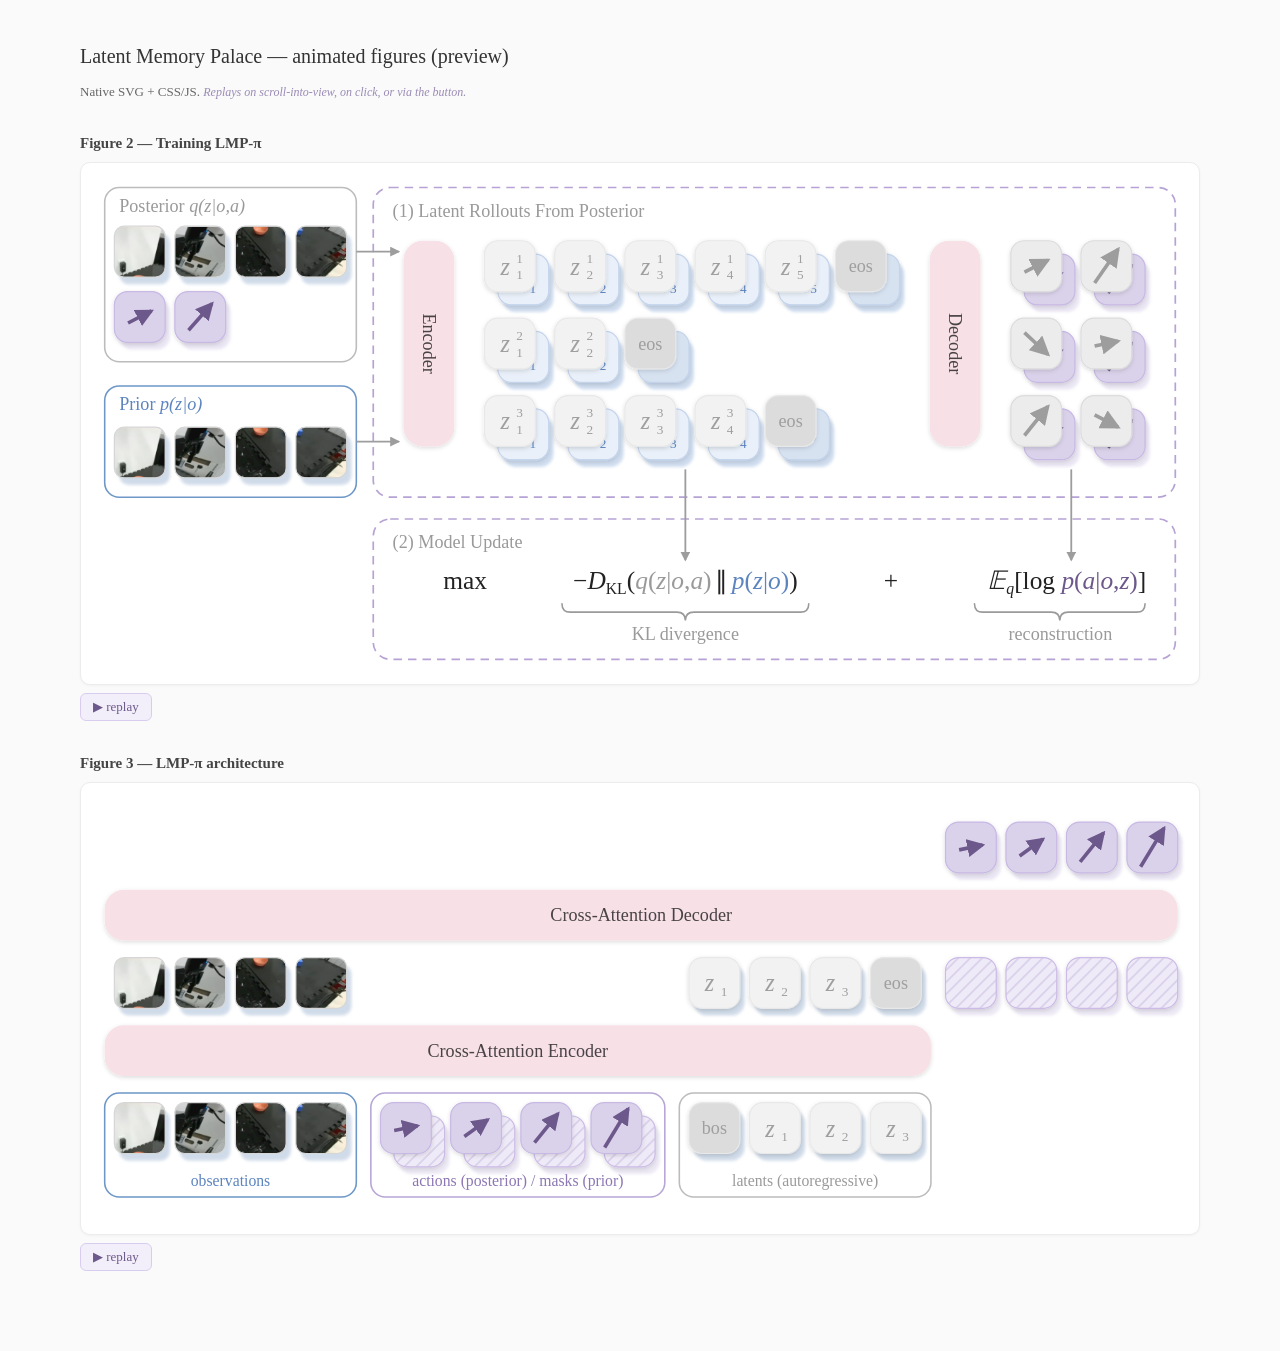
<file: figures_animated.html>
<!DOCTYPE html>
<html lang="en"><head><meta charset="utf-8"><meta name="viewport" content="width=device-width, initial-scale=1">
<title>LMP — Animated Figures (preview)</title>
<style>
  body{font-family:Georgia,"Times New Roman",serif;color:#2b2b2b;background:#fafafa;margin:0;padding:32px 20px 80px;}
  .page{max-width:1120px;margin:0 auto;}
  h1{font-size:20px;font-weight:normal;color:#333;}
  h2{font-size:15px;color:#444;margin:34px 0 6px;}
  p.cap{font-size:13px;color:#666;max-width:1000px;line-height:1.5;}
  .hint{font-size:12px;color:#9a8ab5;font-style:italic;}
  .fig-wrap{background:#fff;border:1px solid #ececec;border-radius:10px;padding:10px 14px;margin:10px 0 8px;box-shadow:0 1px 3px rgba(0,0,0,.04);}
  button.replay{font:13px Georgia,serif;color:#6D588B;background:#f3effa;border:1px solid #d9cdef;border-radius:6px;padding:5px 12px;cursor:pointer;}
  button.replay:hover{background:#ebe3f6;}

  .fig{width:100%;height:auto;display:block;cursor:pointer;}
  .fig .anim{opacity:0;}
  .fig.play .anim{animation:riseIn .85s cubic-bezier(.2,.75,.25,1) both;animation-delay:var(--d,0s);}
  @keyframes riseIn{from{opacity:0;transform:translateY(14px);}to{opacity:1;transform:translateY(0);}}
  .fig .pop{opacity:0;transform-box:fill-box;transform-origin:50% 50%;}
  .fig.play .pop{animation:popIn .75s cubic-bezier(.18,.9,.28,1.35) both;animation-delay:var(--d,0s);}
  @keyframes popIn{0%{opacity:0;transform:translateY(16px) scale(.84);}60%{opacity:1;}100%{opacity:1;transform:translateY(0) scale(1);}}
  .fig .stash{opacity:0;}
  .fig.play .stash{animation:slideStash .75s cubic-bezier(.2,.7,.3,1) both;animation-delay:var(--d,0s);}
  @keyframes slideStash{from{opacity:0;transform:translate(-11px,-11px);}to{opacity:1;transform:translate(0,0);}}
  .fig .armove{opacity:0;transform-box:fill-box;transform-origin:50% 50%;}
  .fig.play .armove{animation:armoveK .9s cubic-bezier(.45,.05,.25,1) both;animation-delay:var(--d,0s);}
  @keyframes armoveK{0%{opacity:0;transform:translate(var(--mx,0),var(--my,0)) scale(1.05);}25%{opacity:1;}100%{opacity:1;transform:translate(0,0) scale(1);}}
  .fig .draw{opacity:0;}
  .fig.play .draw{animation:drawIn .75s ease-out both;animation-delay:var(--d,0s);}
  @keyframes drawIn{0%{opacity:0;stroke-dashoffset:var(--len,160);}25%{opacity:1;}100%{opacity:1;stroke-dashoffset:0;}}
  .fig.play .drawm{animation:drawM .7s ease both;animation-delay:var(--d,0s);}
  @keyframes drawM{from{stroke-dashoffset:var(--len);}to{stroke-dashoffset:0;}}
  @media (prefers-reduced-motion: reduce){
    .fig .anim,.fig .pop,.fig .draw,.fig .drawm,.fig .stash,.fig .armove{opacity:1!important;animation:none!important;stroke-dashoffset:0!important;transform:none!important;}
  }
  .fig .conn{stroke:#9D9D9D;stroke-width:1.5;}

</style></head>
<body>
<div class="page">
  <h1>Latent Memory Palace — animated figures (preview)</h1>
  <p class="cap">Native SVG + CSS/JS. <span class="hint">Replays on scroll-into-view, on click, or via the button.</span></p>
  <svg width="0" height="0" style="position:absolute" aria-hidden="true"><defs>
    <filter id="tsh" x="-20%" y="-20%" width="150%" height="150%"><feDropShadow dx="0" dy="1.2" stdDeviation="1.6" flood-color="#000" flood-opacity="0.14"/></filter>
    <filter id="blur" x="-30%" y="-30%" width="170%" height="170%"><feGaussianBlur stdDeviation="1.4"/></filter>
    <marker id="ap" viewBox="0 0 10 10" refX="8.5" refY="5" markerWidth="5" markerHeight="5" orient="auto"><path d="M0,0L10,5L0,10z" fill="#6D588B"/></marker>
    <marker id="ag" viewBox="0 0 10 10" refX="8.5" refY="5" markerWidth="5.5" markerHeight="5.5" orient="auto"><path d="M0,0L10,5L0,10z" fill="#9D9D9D"/></marker>
    <pattern id="hatch" width="7" height="7" patternTransform="rotate(45)" patternUnits="userSpaceOnUse"><rect width="7" height="7" fill="#EFEAF7"/><line x1="0" y1="0" x2="0" y2="7" stroke="#DAD2EA" stroke-width="3"/></pattern>
    <clipPath id="cc42"><rect x="0" y="0" width="42" height="42" rx="8"/></clipPath>
  </defs></svg>
  <h2>Figure 2 — Training LMP-&pi;</h2>
  <div class="fig-wrap"><svg class="fig" id="figTrain" viewBox="0 0 901 414" role="img" aria-label="figTrain"><defs><mask id="bm1" maskUnits="userSpaceOnUse" x="216" y="-2" width="691" height="284"><path class="drawm" style="--d:0.98s;--len:1814;animation-duration:1.05s" d="M244,12 H879 A14,14 0 0 1 893,26 V254 A14,14 0 0 1 879,268 H244 A14,14 0 0 1 230,254 V26 A14,14 0 0 1 244,12 Z" fill="none" stroke="#fff" stroke-width="10" stroke-linecap="round" stroke-linejoin="round" stroke-dasharray="1814" stroke-dashoffset="1814"/></mask><mask id="bm2" maskUnits="userSpaceOnUse" x="216" y="272" width="691" height="144"><path class="drawm" style="--d:5.78s;--len:1534;animation-duration:1.05s" d="M244,286 H879 A14,14 0 0 1 893,300 V388 A14,14 0 0 1 879,402 H244 A14,14 0 0 1 230,388 V300 A14,14 0 0 1 244,286 Z" fill="none" stroke="#fff" stroke-width="10" stroke-linecap="round" stroke-linejoin="round" stroke-dasharray="1534" stroke-dashoffset="1534"/></mask></defs>
<rect width="901" height="414" fill="#ffffff"/>
<g transform="translate(8,12)"><g class="anim" style="--d:0.00s;"><rect x="0" y="0" width="208" height="144" rx="12" fill="none" stroke="#BCBCBC" stroke-width="1.3"/><text x="104.0" y="135" text-anchor="middle" font-family="Georgia,'Times New Roman','Times',serif" font-size="13" fill="#9A9A9A"></text></g></g>
<g transform="translate(20,32)"><g class="anim" style="--d:0.08s;"><text x="0" y="0" font-family="Georgia,'Times New Roman','Times',serif" font-size="15" fill="#9A9A9A">Posterior <tspan font-style="italic">q(z|o,a)</tspan></text></g></g>
<g transform="translate(16,44)"><g class="anim" style="--d:0.18s;"><rect x="4" y="6" width="42" height="42" rx="8" fill="#CCD8E7" opacity="0.9" filter="url(#blur)"/><image href="./static/figanim/cam0.png" x="0" y="0" width="42" height="42" preserveAspectRatio="xMidYMid slice" clip-path="url(#cc42)" filter="url(#tsh)"/><rect x="0" y="0" width="42" height="42" rx="8" fill="none" stroke="#D6D6D6"/></g></g>
<g transform="translate(66,44)"><g class="anim" style="--d:0.26s;"><rect x="4" y="6" width="42" height="42" rx="8" fill="#CCD8E7" opacity="0.9" filter="url(#blur)"/><image href="./static/figanim/cam1.png" x="0" y="0" width="42" height="42" preserveAspectRatio="xMidYMid slice" clip-path="url(#cc42)" filter="url(#tsh)"/><rect x="0" y="0" width="42" height="42" rx="8" fill="none" stroke="#D6D6D6"/></g></g>
<g transform="translate(116,44)"><g class="anim" style="--d:0.33s;"><rect x="4" y="6" width="42" height="42" rx="8" fill="#CCD8E7" opacity="0.9" filter="url(#blur)"/><image href="./static/figanim/cam2.png" x="0" y="0" width="42" height="42" preserveAspectRatio="xMidYMid slice" clip-path="url(#cc42)" filter="url(#tsh)"/><rect x="0" y="0" width="42" height="42" rx="8" fill="none" stroke="#D6D6D6"/></g></g>
<g transform="translate(166,44)"><g class="anim" style="--d:0.41s;"><rect x="4" y="6" width="42" height="42" rx="8" fill="#CCD8E7" opacity="0.9" filter="url(#blur)"/><image href="./static/figanim/cam3.png" x="0" y="0" width="42" height="42" preserveAspectRatio="xMidYMid slice" clip-path="url(#cc42)" filter="url(#tsh)"/><rect x="0" y="0" width="42" height="42" rx="8" fill="none" stroke="#D6D6D6"/></g></g>
<g transform="translate(16,98)"><g class="pop" style="--d:0.54s;"><rect x="4" y="6" width="42" height="42" rx="11" fill="#DAD2EA" opacity="0.55" filter="url(#blur)"/><rect x="0" y="0" width="42" height="42" rx="11" fill="#DAD2EA" stroke="#C7B8E4" filter="url(#tsh)"/><line x1="11.3" y1="26.0" x2="30.7" y2="16.0" stroke="#6D588B" stroke-width="3" marker-end="url(#ap)"/></g></g>
<g transform="translate(66,98)"><g class="pop" style="--d:0.66s;"><rect x="4" y="6" width="42" height="42" rx="11" fill="#DAD2EA" opacity="0.55" filter="url(#blur)"/><rect x="0" y="0" width="42" height="42" rx="11" fill="#DAD2EA" stroke="#C7B8E4" filter="url(#tsh)"/><line x1="11.3" y1="32.0" x2="30.7" y2="10.0" stroke="#6D588B" stroke-width="3" marker-end="url(#ap)"/></g></g>
<rect x="230" y="12" width="663" height="256" rx="14" fill="none" stroke="#B6A2D4" stroke-width="1.4" stroke-dasharray="7 5" mask="url(#bm1)"/><text class="anim" style="--d:1.55s" x="246" y="36" font-family="Georgia,'Times New Roman','Times',serif" font-size="15" fill="#9A9A9A">(1) Latent Rollouts From Posterior</text>
<path class="conn draw" style="--d:1.72s" d="M216 65 H251" fill="none" marker-end="url(#ag)"/>
<g transform="translate(255,56)"><g class="anim" style="--d:1.88s;"><rect x="0" y="0" width="42" height="170" rx="16" fill="#F7E1E7" filter="url(#tsh)"/><text transform="translate(21.0,85.0) rotate(90)" text-anchor="middle" dominant-baseline="central" font-family="Georgia,'Times New Roman','Times',serif" font-size="15" fill="#494345">Encoder</text></g></g>
<g transform="translate(333,67)"><g class="stash" style="--d:7.43s;"><rect x="4" y="6" width="42" height="42" rx="11" fill="#C9D9EE" opacity="0.9" filter="url(#blur)"/><rect x="0" y="0" width="42" height="42" rx="11" fill="#E9F0F9" stroke="#C4D4EC" filter="url(#tsh)"/><text x="17.0" y="28.0" text-anchor="middle" font-family="Georgia,'Times New Roman','Times',serif" font-style="italic" font-size="20" fill="#5C84BE">z</text><text x="29.0" y="32.0" text-anchor="middle" font-family="Georgia,'Times New Roman','Times',serif" font-size="11" fill="#5C84BE">1</text></g></g>
<g transform="translate(322,56)"><g class="pop" style="--d:2.33s;"><rect x="0" y="0" width="42" height="42" rx="11" fill="#F2F2F2" stroke="#E8E8E8" filter="url(#tsh)"/><text x="17.0" y="28.0" text-anchor="middle" font-family="Georgia,'Times New Roman','Times',serif" font-style="italic" font-size="20" fill="#9F9F9F">z</text><text x="29.0" y="18.0" text-anchor="middle" font-family="Georgia,'Times New Roman','Times',serif" font-size="11" fill="#9F9F9F">1</text><text x="29.0" y="32.0" text-anchor="middle" font-family="Georgia,'Times New Roman','Times',serif" font-size="11" fill="#9F9F9F">1</text></g></g>
<g transform="translate(391,67)"><g class="stash" style="--d:7.51s;"><rect x="4" y="6" width="42" height="42" rx="11" fill="#C9D9EE" opacity="0.9" filter="url(#blur)"/><rect x="0" y="0" width="42" height="42" rx="11" fill="#E9F0F9" stroke="#C4D4EC" filter="url(#tsh)"/><text x="17.0" y="28.0" text-anchor="middle" font-family="Georgia,'Times New Roman','Times',serif" font-style="italic" font-size="20" fill="#5C84BE">z</text><text x="29.0" y="32.0" text-anchor="middle" font-family="Georgia,'Times New Roman','Times',serif" font-size="11" fill="#5C84BE">2</text></g></g>
<g transform="translate(380,56)"><g class="pop" style="--d:2.43s;"><rect x="0" y="0" width="42" height="42" rx="11" fill="#F2F2F2" stroke="#E8E8E8" filter="url(#tsh)"/><text x="17.0" y="28.0" text-anchor="middle" font-family="Georgia,'Times New Roman','Times',serif" font-style="italic" font-size="20" fill="#9F9F9F">z</text><text x="29.0" y="18.0" text-anchor="middle" font-family="Georgia,'Times New Roman','Times',serif" font-size="11" fill="#9F9F9F">1</text><text x="29.0" y="32.0" text-anchor="middle" font-family="Georgia,'Times New Roman','Times',serif" font-size="11" fill="#9F9F9F">2</text></g></g>
<g transform="translate(449,67)"><g class="stash" style="--d:7.61s;"><rect x="4" y="6" width="42" height="42" rx="11" fill="#C9D9EE" opacity="0.9" filter="url(#blur)"/><rect x="0" y="0" width="42" height="42" rx="11" fill="#E9F0F9" stroke="#C4D4EC" filter="url(#tsh)"/><text x="17.0" y="28.0" text-anchor="middle" font-family="Georgia,'Times New Roman','Times',serif" font-style="italic" font-size="20" fill="#5C84BE">z</text><text x="29.0" y="32.0" text-anchor="middle" font-family="Georgia,'Times New Roman','Times',serif" font-size="11" fill="#5C84BE">3</text></g></g>
<g transform="translate(438,56)"><g class="pop" style="--d:2.54s;"><rect x="0" y="0" width="42" height="42" rx="11" fill="#F2F2F2" stroke="#E8E8E8" filter="url(#tsh)"/><text x="17.0" y="28.0" text-anchor="middle" font-family="Georgia,'Times New Roman','Times',serif" font-style="italic" font-size="20" fill="#9F9F9F">z</text><text x="29.0" y="18.0" text-anchor="middle" font-family="Georgia,'Times New Roman','Times',serif" font-size="11" fill="#9F9F9F">1</text><text x="29.0" y="32.0" text-anchor="middle" font-family="Georgia,'Times New Roman','Times',serif" font-size="11" fill="#9F9F9F">3</text></g></g>
<g transform="translate(507,67)"><g class="stash" style="--d:7.70s;"><rect x="4" y="6" width="42" height="42" rx="11" fill="#C9D9EE" opacity="0.9" filter="url(#blur)"/><rect x="0" y="0" width="42" height="42" rx="11" fill="#E9F0F9" stroke="#C4D4EC" filter="url(#tsh)"/><text x="17.0" y="28.0" text-anchor="middle" font-family="Georgia,'Times New Roman','Times',serif" font-style="italic" font-size="20" fill="#5C84BE">z</text><text x="29.0" y="32.0" text-anchor="middle" font-family="Georgia,'Times New Roman','Times',serif" font-size="11" fill="#5C84BE">4</text></g></g>
<g transform="translate(496,56)"><g class="pop" style="--d:2.64s;"><rect x="0" y="0" width="42" height="42" rx="11" fill="#F2F2F2" stroke="#E8E8E8" filter="url(#tsh)"/><text x="17.0" y="28.0" text-anchor="middle" font-family="Georgia,'Times New Roman','Times',serif" font-style="italic" font-size="20" fill="#9F9F9F">z</text><text x="29.0" y="18.0" text-anchor="middle" font-family="Georgia,'Times New Roman','Times',serif" font-size="11" fill="#9F9F9F">1</text><text x="29.0" y="32.0" text-anchor="middle" font-family="Georgia,'Times New Roman','Times',serif" font-size="11" fill="#9F9F9F">4</text></g></g>
<g transform="translate(565,67)"><g class="stash" style="--d:7.79s;"><rect x="4" y="6" width="42" height="42" rx="11" fill="#C9D9EE" opacity="0.9" filter="url(#blur)"/><rect x="0" y="0" width="42" height="42" rx="11" fill="#E9F0F9" stroke="#C4D4EC" filter="url(#tsh)"/><text x="17.0" y="28.0" text-anchor="middle" font-family="Georgia,'Times New Roman','Times',serif" font-style="italic" font-size="20" fill="#5C84BE">z</text><text x="29.0" y="32.0" text-anchor="middle" font-family="Georgia,'Times New Roman','Times',serif" font-size="11" fill="#5C84BE">5</text></g></g>
<g transform="translate(554,56)"><g class="pop" style="--d:2.75s;"><rect x="0" y="0" width="42" height="42" rx="11" fill="#F2F2F2" stroke="#E8E8E8" filter="url(#tsh)"/><text x="17.0" y="28.0" text-anchor="middle" font-family="Georgia,'Times New Roman','Times',serif" font-style="italic" font-size="20" fill="#9F9F9F">z</text><text x="29.0" y="18.0" text-anchor="middle" font-family="Georgia,'Times New Roman','Times',serif" font-size="11" fill="#9F9F9F">1</text><text x="29.0" y="32.0" text-anchor="middle" font-family="Georgia,'Times New Roman','Times',serif" font-size="11" fill="#9F9F9F">5</text></g></g>
<g transform="translate(623,67)"><g class="stash" style="--d:7.88s;"><rect x="4" y="6" width="42" height="42" rx="11" fill="#C9D9EE" opacity="0.9" filter="url(#blur)"/><rect x="0" y="0" width="42" height="42" rx="11" fill="#D7E2F1" stroke="#C4D4EC" filter="url(#tsh)"/><text x="21.0" y="26.2" text-anchor="middle" font-family="Georgia,'Times New Roman','Times',serif" font-size="15" fill="#5C84BE">eos</text></g></g>
<g transform="translate(612,56)"><g class="pop" style="--d:2.85s;"><rect x="0" y="0" width="42" height="42" rx="11" fill="#DCDCDC" stroke="#E8E8E8" filter="url(#tsh)"/><text x="21.0" y="26.2" text-anchor="middle" font-family="Georgia,'Times New Roman','Times',serif" font-size="15" fill="#9F9F9F">eos</text></g></g>
<g transform="translate(333,131)"><g class="stash" style="--d:7.94s;"><rect x="4" y="6" width="42" height="42" rx="11" fill="#C9D9EE" opacity="0.9" filter="url(#blur)"/><rect x="0" y="0" width="42" height="42" rx="11" fill="#E9F0F9" stroke="#C4D4EC" filter="url(#tsh)"/><text x="17.0" y="28.0" text-anchor="middle" font-family="Georgia,'Times New Roman','Times',serif" font-style="italic" font-size="20" fill="#5C84BE">z</text><text x="29.0" y="32.0" text-anchor="middle" font-family="Georgia,'Times New Roman','Times',serif" font-size="11" fill="#5C84BE">1</text></g></g>
<g transform="translate(322,120)"><g class="pop" style="--d:2.90s;"><rect x="0" y="0" width="42" height="42" rx="11" fill="#F2F2F2" stroke="#E8E8E8" filter="url(#tsh)"/><text x="17.0" y="28.0" text-anchor="middle" font-family="Georgia,'Times New Roman','Times',serif" font-style="italic" font-size="20" fill="#9F9F9F">z</text><text x="29.0" y="18.0" text-anchor="middle" font-family="Georgia,'Times New Roman','Times',serif" font-size="11" fill="#9F9F9F">2</text><text x="29.0" y="32.0" text-anchor="middle" font-family="Georgia,'Times New Roman','Times',serif" font-size="11" fill="#9F9F9F">1</text></g></g>
<g transform="translate(391,131)"><g class="stash" style="--d:8.02s;"><rect x="4" y="6" width="42" height="42" rx="11" fill="#C9D9EE" opacity="0.9" filter="url(#blur)"/><rect x="0" y="0" width="42" height="42" rx="11" fill="#E9F0F9" stroke="#C4D4EC" filter="url(#tsh)"/><text x="17.0" y="28.0" text-anchor="middle" font-family="Georgia,'Times New Roman','Times',serif" font-style="italic" font-size="20" fill="#5C84BE">z</text><text x="29.0" y="32.0" text-anchor="middle" font-family="Georgia,'Times New Roman','Times',serif" font-size="11" fill="#5C84BE">2</text></g></g>
<g transform="translate(380,120)"><g class="pop" style="--d:3.00s;"><rect x="0" y="0" width="42" height="42" rx="11" fill="#F2F2F2" stroke="#E8E8E8" filter="url(#tsh)"/><text x="17.0" y="28.0" text-anchor="middle" font-family="Georgia,'Times New Roman','Times',serif" font-style="italic" font-size="20" fill="#9F9F9F">z</text><text x="29.0" y="18.0" text-anchor="middle" font-family="Georgia,'Times New Roman','Times',serif" font-size="11" fill="#9F9F9F">2</text><text x="29.0" y="32.0" text-anchor="middle" font-family="Georgia,'Times New Roman','Times',serif" font-size="11" fill="#9F9F9F">2</text></g></g>
<g transform="translate(449,131)"><g class="stash" style="--d:8.12s;"><rect x="4" y="6" width="42" height="42" rx="11" fill="#C9D9EE" opacity="0.9" filter="url(#blur)"/><rect x="0" y="0" width="42" height="42" rx="11" fill="#D7E2F1" stroke="#C4D4EC" filter="url(#tsh)"/><text x="21.0" y="26.2" text-anchor="middle" font-family="Georgia,'Times New Roman','Times',serif" font-size="15" fill="#5C84BE">eos</text></g></g>
<g transform="translate(438,120)"><g class="pop" style="--d:3.11s;"><rect x="0" y="0" width="42" height="42" rx="11" fill="#DCDCDC" stroke="#E8E8E8" filter="url(#tsh)"/><text x="21.0" y="26.2" text-anchor="middle" font-family="Georgia,'Times New Roman','Times',serif" font-size="15" fill="#9F9F9F">eos</text></g></g>
<g transform="translate(333,195)"><g class="stash" style="--d:8.45s;"><rect x="4" y="6" width="42" height="42" rx="11" fill="#C9D9EE" opacity="0.9" filter="url(#blur)"/><rect x="0" y="0" width="42" height="42" rx="11" fill="#E9F0F9" stroke="#C4D4EC" filter="url(#tsh)"/><text x="17.0" y="28.0" text-anchor="middle" font-family="Georgia,'Times New Roman','Times',serif" font-style="italic" font-size="20" fill="#5C84BE">z</text><text x="29.0" y="32.0" text-anchor="middle" font-family="Georgia,'Times New Roman','Times',serif" font-size="11" fill="#5C84BE">1</text></g></g>
<g transform="translate(322,184)"><g class="pop" style="--d:3.46s;"><rect x="0" y="0" width="42" height="42" rx="11" fill="#F2F2F2" stroke="#E8E8E8" filter="url(#tsh)"/><text x="17.0" y="28.0" text-anchor="middle" font-family="Georgia,'Times New Roman','Times',serif" font-style="italic" font-size="20" fill="#9F9F9F">z</text><text x="29.0" y="18.0" text-anchor="middle" font-family="Georgia,'Times New Roman','Times',serif" font-size="11" fill="#9F9F9F">3</text><text x="29.0" y="32.0" text-anchor="middle" font-family="Georgia,'Times New Roman','Times',serif" font-size="11" fill="#9F9F9F">1</text></g></g>
<g transform="translate(391,195)"><g class="stash" style="--d:8.54s;"><rect x="4" y="6" width="42" height="42" rx="11" fill="#C9D9EE" opacity="0.9" filter="url(#blur)"/><rect x="0" y="0" width="42" height="42" rx="11" fill="#E9F0F9" stroke="#C4D4EC" filter="url(#tsh)"/><text x="17.0" y="28.0" text-anchor="middle" font-family="Georgia,'Times New Roman','Times',serif" font-style="italic" font-size="20" fill="#5C84BE">z</text><text x="29.0" y="32.0" text-anchor="middle" font-family="Georgia,'Times New Roman','Times',serif" font-size="11" fill="#5C84BE">2</text></g></g>
<g transform="translate(380,184)"><g class="pop" style="--d:3.57s;"><rect x="0" y="0" width="42" height="42" rx="11" fill="#F2F2F2" stroke="#E8E8E8" filter="url(#tsh)"/><text x="17.0" y="28.0" text-anchor="middle" font-family="Georgia,'Times New Roman','Times',serif" font-style="italic" font-size="20" fill="#9F9F9F">z</text><text x="29.0" y="18.0" text-anchor="middle" font-family="Georgia,'Times New Roman','Times',serif" font-size="11" fill="#9F9F9F">3</text><text x="29.0" y="32.0" text-anchor="middle" font-family="Georgia,'Times New Roman','Times',serif" font-size="11" fill="#9F9F9F">2</text></g></g>
<g transform="translate(449,195)"><g class="stash" style="--d:8.62s;"><rect x="4" y="6" width="42" height="42" rx="11" fill="#C9D9EE" opacity="0.9" filter="url(#blur)"/><rect x="0" y="0" width="42" height="42" rx="11" fill="#E9F0F9" stroke="#C4D4EC" filter="url(#tsh)"/><text x="17.0" y="28.0" text-anchor="middle" font-family="Georgia,'Times New Roman','Times',serif" font-style="italic" font-size="20" fill="#5C84BE">z</text><text x="29.0" y="32.0" text-anchor="middle" font-family="Georgia,'Times New Roman','Times',serif" font-size="11" fill="#5C84BE">3</text></g></g>
<g transform="translate(438,184)"><g class="pop" style="--d:3.68s;"><rect x="0" y="0" width="42" height="42" rx="11" fill="#F2F2F2" stroke="#E8E8E8" filter="url(#tsh)"/><text x="17.0" y="28.0" text-anchor="middle" font-family="Georgia,'Times New Roman','Times',serif" font-style="italic" font-size="20" fill="#9F9F9F">z</text><text x="29.0" y="18.0" text-anchor="middle" font-family="Georgia,'Times New Roman','Times',serif" font-size="11" fill="#9F9F9F">3</text><text x="29.0" y="32.0" text-anchor="middle" font-family="Georgia,'Times New Roman','Times',serif" font-size="11" fill="#9F9F9F">3</text></g></g>
<g transform="translate(507,195)"><g class="stash" style="--d:8.71s;"><rect x="4" y="6" width="42" height="42" rx="11" fill="#C9D9EE" opacity="0.9" filter="url(#blur)"/><rect x="0" y="0" width="42" height="42" rx="11" fill="#E9F0F9" stroke="#C4D4EC" filter="url(#tsh)"/><text x="17.0" y="28.0" text-anchor="middle" font-family="Georgia,'Times New Roman','Times',serif" font-style="italic" font-size="20" fill="#5C84BE">z</text><text x="29.0" y="32.0" text-anchor="middle" font-family="Georgia,'Times New Roman','Times',serif" font-size="11" fill="#5C84BE">4</text></g></g>
<g transform="translate(496,184)"><g class="pop" style="--d:3.78s;"><rect x="0" y="0" width="42" height="42" rx="11" fill="#F2F2F2" stroke="#E8E8E8" filter="url(#tsh)"/><text x="17.0" y="28.0" text-anchor="middle" font-family="Georgia,'Times New Roman','Times',serif" font-style="italic" font-size="20" fill="#9F9F9F">z</text><text x="29.0" y="18.0" text-anchor="middle" font-family="Georgia,'Times New Roman','Times',serif" font-size="11" fill="#9F9F9F">3</text><text x="29.0" y="32.0" text-anchor="middle" font-family="Georgia,'Times New Roman','Times',serif" font-size="11" fill="#9F9F9F">4</text></g></g>
<g transform="translate(565,195)"><g class="stash" style="--d:8.80s;"><rect x="4" y="6" width="42" height="42" rx="11" fill="#C9D9EE" opacity="0.9" filter="url(#blur)"/><rect x="0" y="0" width="42" height="42" rx="11" fill="#D7E2F1" stroke="#C4D4EC" filter="url(#tsh)"/><text x="21.0" y="26.2" text-anchor="middle" font-family="Georgia,'Times New Roman','Times',serif" font-size="15" fill="#5C84BE">eos</text></g></g>
<g transform="translate(554,184)"><g class="pop" style="--d:3.88s;"><rect x="0" y="0" width="42" height="42" rx="11" fill="#DCDCDC" stroke="#E8E8E8" filter="url(#tsh)"/><text x="21.0" y="26.2" text-anchor="middle" font-family="Georgia,'Times New Roman','Times',serif" font-size="15" fill="#9F9F9F">eos</text></g></g>
<g transform="translate(690,56)"><g class="anim" style="--d:4.43s;"><rect x="0" y="0" width="42" height="170" rx="16" fill="#F7E1E7" filter="url(#tsh)"/><text transform="translate(21.0,85.0) rotate(90)" text-anchor="middle" dominant-baseline="central" font-family="Georgia,'Times New Roman','Times',serif" font-size="15" fill="#494345">Decoder</text></g></g>
<g transform="translate(768,67)"><g class="stash" style="--d:9.68s;"><rect x="4" y="6" width="42" height="42" rx="11" fill="#DAD2EA" opacity="0.55" filter="url(#blur)"/><rect x="0" y="0" width="42" height="42" rx="11" fill="#DAD2EA" stroke="#C7B8E4" filter="url(#tsh)"/><line x1="11.3" y1="26.0" x2="30.7" y2="16.0" stroke="#6D588B" stroke-width="3" marker-end="url(#ap)"/></g></g>
<g transform="translate(757,56)"><g class="pop" style="--d:4.80s;"><rect x="0" y="0" width="42" height="42" rx="11" fill="#ECECEC" stroke="#DCDCDC" filter="url(#tsh)"/><line x1="11.3" y1="26.0" x2="30.7" y2="16.0" stroke="#9D9D9D" stroke-width="3" marker-end="url(#ag)"/></g></g>
<g transform="translate(826,67)"><g class="stash" style="--d:9.77s;"><rect x="4" y="6" width="42" height="42" rx="11" fill="#DAD2EA" opacity="0.55" filter="url(#blur)"/><rect x="0" y="0" width="42" height="42" rx="11" fill="#DAD2EA" stroke="#C7B8E4" filter="url(#tsh)"/><line x1="11.3" y1="32.0" x2="30.7" y2="10.0" stroke="#6D588B" stroke-width="3" marker-end="url(#ap)"/></g></g>
<g transform="translate(815,56)"><g class="pop" style="--d:4.91s;"><rect x="0" y="0" width="42" height="42" rx="11" fill="#ECECEC" stroke="#DCDCDC" filter="url(#tsh)"/><line x1="11.3" y1="35.0" x2="30.7" y2="7.0" stroke="#9D9D9D" stroke-width="3" marker-end="url(#ag)"/></g></g>
<g transform="translate(768,131)"><g class="stash" style="--d:9.82s;"><rect x="4" y="6" width="42" height="42" rx="11" fill="#DAD2EA" opacity="0.55" filter="url(#blur)"/><rect x="0" y="0" width="42" height="42" rx="11" fill="#DAD2EA" stroke="#C7B8E4" filter="url(#tsh)"/><line x1="11.3" y1="26.0" x2="30.7" y2="16.0" stroke="#6D588B" stroke-width="3" marker-end="url(#ap)"/></g></g>
<g transform="translate(757,120)"><g class="pop" style="--d:4.98s;"><rect x="0" y="0" width="42" height="42" rx="11" fill="#ECECEC" stroke="#DCDCDC" filter="url(#tsh)"/><line x1="11.3" y1="12.0" x2="30.7" y2="30.0" stroke="#9D9D9D" stroke-width="3" marker-end="url(#ag)"/></g></g>
<g transform="translate(826,131)"><g class="stash" style="--d:9.91s;"><rect x="4" y="6" width="42" height="42" rx="11" fill="#DAD2EA" opacity="0.55" filter="url(#blur)"/><rect x="0" y="0" width="42" height="42" rx="11" fill="#DAD2EA" stroke="#C7B8E4" filter="url(#tsh)"/><line x1="11.3" y1="32.0" x2="30.7" y2="10.0" stroke="#6D588B" stroke-width="3" marker-end="url(#ap)"/></g></g>
<g transform="translate(815,120)"><g class="pop" style="--d:5.08s;"><rect x="0" y="0" width="42" height="42" rx="11" fill="#ECECEC" stroke="#DCDCDC" filter="url(#tsh)"/><line x1="11.3" y1="23.0" x2="30.7" y2="19.0" stroke="#9D9D9D" stroke-width="3" marker-end="url(#ag)"/></g></g>
<g transform="translate(768,195)"><g class="stash" style="--d:9.98s;"><rect x="4" y="6" width="42" height="42" rx="11" fill="#DAD2EA" opacity="0.55" filter="url(#blur)"/><rect x="0" y="0" width="42" height="42" rx="11" fill="#DAD2EA" stroke="#C7B8E4" filter="url(#tsh)"/><line x1="11.3" y1="26.0" x2="30.7" y2="16.0" stroke="#6D588B" stroke-width="3" marker-end="url(#ap)"/></g></g>
<g transform="translate(757,184)"><g class="pop" style="--d:5.16s;"><rect x="0" y="0" width="42" height="42" rx="11" fill="#ECECEC" stroke="#DCDCDC" filter="url(#tsh)"/><line x1="11.3" y1="33.0" x2="30.7" y2="9.0" stroke="#9D9D9D" stroke-width="3" marker-end="url(#ag)"/></g></g>
<g transform="translate(826,195)"><g class="stash" style="--d:10.06s;"><rect x="4" y="6" width="42" height="42" rx="11" fill="#DAD2EA" opacity="0.55" filter="url(#blur)"/><rect x="0" y="0" width="42" height="42" rx="11" fill="#DAD2EA" stroke="#C7B8E4" filter="url(#tsh)"/><line x1="11.3" y1="32.0" x2="30.7" y2="10.0" stroke="#6D588B" stroke-width="3" marker-end="url(#ap)"/></g></g>
<g transform="translate(815,184)"><g class="pop" style="--d:5.27s;"><rect x="0" y="0" width="42" height="42" rx="11" fill="#ECECEC" stroke="#DCDCDC" filter="url(#tsh)"/><line x1="11.3" y1="16.0" x2="30.7" y2="26.0" stroke="#9D9D9D" stroke-width="3" marker-end="url(#ag)"/></g></g>
<rect x="230" y="286" width="663" height="116" rx="14" fill="none" stroke="#B6A2D4" stroke-width="1.4" stroke-dasharray="7 5" mask="url(#bm2)"/><text class="anim" style="--d:6.35s" x="246" y="310" font-family="Georgia,'Times New Roman','Times',serif" font-size="15" fill="#9A9A9A">(2) Model Update</text>
<g transform="translate(8,176)"><g class="anim" style="--d:6.52s;"><rect x="0" y="0" width="208" height="92" rx="12" fill="none" stroke="#6E97C8" stroke-width="1.3"/><text x="104.0" y="83" text-anchor="middle" font-family="Georgia,'Times New Roman','Times',serif" font-size="13" fill="#5C84BE"></text></g></g>
<g transform="translate(20,196)"><g class="anim" style="--d:6.60s;"><text x="0" y="0" font-family="Georgia,'Times New Roman','Times',serif" font-size="15" fill="#5C84BE">Prior <tspan font-style="italic">p(z|o)</tspan></text></g></g>
<g transform="translate(16,210)"><g class="anim" style="--d:6.69s;"><rect x="4" y="6" width="42" height="42" rx="8" fill="#CCD8E7" opacity="0.9" filter="url(#blur)"/><image href="./static/figanim/cam0.png" x="0" y="0" width="42" height="42" preserveAspectRatio="xMidYMid slice" clip-path="url(#cc42)" filter="url(#tsh)"/><rect x="0" y="0" width="42" height="42" rx="8" fill="none" stroke="#D6D6D6"/></g></g>
<g transform="translate(66,210)"><g class="anim" style="--d:6.76s;"><rect x="4" y="6" width="42" height="42" rx="8" fill="#CCD8E7" opacity="0.9" filter="url(#blur)"/><image href="./static/figanim/cam1.png" x="0" y="0" width="42" height="42" preserveAspectRatio="xMidYMid slice" clip-path="url(#cc42)" filter="url(#tsh)"/><rect x="0" y="0" width="42" height="42" rx="8" fill="none" stroke="#D6D6D6"/></g></g>
<g transform="translate(116,210)"><g class="anim" style="--d:6.84s;"><rect x="4" y="6" width="42" height="42" rx="8" fill="#CCD8E7" opacity="0.9" filter="url(#blur)"/><image href="./static/figanim/cam2.png" x="0" y="0" width="42" height="42" preserveAspectRatio="xMidYMid slice" clip-path="url(#cc42)" filter="url(#tsh)"/><rect x="0" y="0" width="42" height="42" rx="8" fill="none" stroke="#D6D6D6"/></g></g>
<g transform="translate(166,210)"><g class="anim" style="--d:6.92s;"><rect x="4" y="6" width="42" height="42" rx="8" fill="#CCD8E7" opacity="0.9" filter="url(#blur)"/><image href="./static/figanim/cam3.png" x="0" y="0" width="42" height="42" preserveAspectRatio="xMidYMid slice" clip-path="url(#cc42)" filter="url(#tsh)"/><rect x="0" y="0" width="42" height="42" rx="8" fill="none" stroke="#D6D6D6"/></g></g>
<path class="conn draw" style="--d:7.12s" d="M216 222 H251" fill="none" marker-end="url(#ag)"/>
<path class="conn draw" style="--d:9.07s" d="M488 245 V320" fill="none" marker-end="url(#ag)"/>
<text class="anim" style="--d:9.30s" x="324" y="344" text-anchor="end" font-family="Georgia,'Times New Roman','Times',serif" font-size="21" fill="#222">max</text>
<text class="anim" style="--d:9.30s" x="488" y="344" text-anchor="middle" font-family="Georgia,'Times New Roman','Times',serif" font-size="21" fill="#222"><tspan>&#8722;</tspan><tspan font-style="italic">D</tspan><tspan font-size="13" dy="4">KL</tspan><tspan dy="-4">(</tspan><tspan fill="#9A9A9A" font-style="italic">q</tspan><tspan fill="#9A9A9A">(</tspan><tspan fill="#9A9A9A" font-style="italic">z</tspan><tspan fill="#9A9A9A">|</tspan><tspan fill="#9A9A9A" font-style="italic">o</tspan><tspan fill="#9A9A9A">,</tspan><tspan fill="#9A9A9A" font-style="italic">a</tspan><tspan fill="#9A9A9A">)</tspan><tspan dx="3">&#8741;</tspan><tspan dx="3" fill="#5C84BE" font-style="italic">p</tspan><tspan fill="#5C84BE">(</tspan><tspan fill="#5C84BE" font-style="italic">z</tspan><tspan fill="#5C84BE">|</tspan><tspan fill="#5C84BE" font-style="italic">o</tspan><tspan fill="#5C84BE">)</tspan><tspan>)</tspan></text>
<path class="anim" style="--d:9.52s" d="M386,356 Q386,363 393,363 H481.0 Q488.0,363 488.0,370 Q488.0,363 495.0,363 H583 Q590,363 590,356" fill="none" stroke="#9A9A9A" stroke-width="1.3" stroke-linecap="round"/>
<text class="anim" style="--d:9.60s" x="488" y="386" text-anchor="middle" font-family="Georgia,'Times New Roman','Times',serif" font-size="15" fill="#9A9A9A">KL divergence</text>
<path class="conn draw" style="--d:10.27s" d="M807 245 V320" fill="none" marker-end="url(#ag)"/>
<text class="anim" style="--d:10.43s" x="658" y="344" text-anchor="middle" font-family="Georgia,'Times New Roman','Times',serif" font-size="21" fill="#222">+</text>
<text class="anim" style="--d:10.50s" x="869" y="344" text-anchor="end" font-family="Georgia,'Times New Roman','Times',serif" font-size="21" fill="#222"><tspan font-style="italic">&#120124;</tspan><tspan font-size="13" dy="4" font-style="italic">q</tspan><tspan dy="-4">[</tspan><tspan>log </tspan><tspan fill="#6D588B" font-style="italic">p</tspan><tspan fill="#6D588B">(</tspan><tspan fill="#6D588B" font-style="italic">a</tspan><tspan fill="#6D588B">|</tspan><tspan fill="#6D588B" font-style="italic">o</tspan><tspan fill="#6D588B">,</tspan><tspan fill="#6D588B" font-style="italic">z</tspan><tspan fill="#6D588B">)</tspan><tspan>]</tspan></text>
<path class="anim" style="--d:10.73s" d="M727,356 Q727,363 734,363 H790.5 Q797.5,363 797.5,370 Q797.5,363 804.5,363 H861 Q868,363 868,356" fill="none" stroke="#9A9A9A" stroke-width="1.3" stroke-linecap="round"/>
<text class="anim" style="--d:10.80s" x="798" y="386" text-anchor="middle" font-family="Georgia,'Times New Roman','Times',serif" font-size="15" fill="#9A9A9A">reconstruction</text>
</svg></div>
  <button class="replay" data-target="figTrain">&#9654; replay</button>
  <h2>Figure 3 — LMP-&pi; architecture</h2>
  <div class="fig-wrap"><svg class="fig" id="figModel" viewBox="0 0 901 356" role="img" aria-label="figModel"><defs></defs>
<rect width="901" height="356" fill="#ffffff"/>
<g transform="translate(8,192)"><g class="anim" style="--d:0.83s;"><rect x="0" y="0" width="683" height="42" rx="16" fill="#F7E1E7" filter="url(#tsh)"/><text x="341.5" y="26.2" text-anchor="middle" font-family="Georgia,'Times New Roman','Times',serif" font-size="15" fill="#494345">Cross-Attention Encoder</text></g></g>
<g transform="translate(8,248)"><g class="anim" style="--d:1.50s;"><rect x="0" y="0" width="208" height="86" rx="12" fill="none" stroke="#6E97C8" stroke-width="1.3"/><text x="104.0" y="77" text-anchor="middle" font-family="Georgia,'Times New Roman','Times',serif" font-size="13" fill="#5C84BE">observations</text></g></g>
<g transform="translate(16,256)"><g class="anim" style="--d:1.58s;"><rect x="4" y="6" width="42" height="42" rx="8" fill="#CCD8E7" opacity="0.9" filter="url(#blur)"/><image href="./static/figanim/cam0.png" x="0" y="0" width="42" height="42" preserveAspectRatio="xMidYMid slice" clip-path="url(#cc42)" filter="url(#tsh)"/><rect x="0" y="0" width="42" height="42" rx="8" fill="none" stroke="#D6D6D6"/></g></g>
<g transform="translate(66,256)"><g class="anim" style="--d:1.65s;"><rect x="4" y="6" width="42" height="42" rx="8" fill="#CCD8E7" opacity="0.9" filter="url(#blur)"/><image href="./static/figanim/cam1.png" x="0" y="0" width="42" height="42" preserveAspectRatio="xMidYMid slice" clip-path="url(#cc42)" filter="url(#tsh)"/><rect x="0" y="0" width="42" height="42" rx="8" fill="none" stroke="#D6D6D6"/></g></g>
<g transform="translate(116,256)"><g class="anim" style="--d:1.73s;"><rect x="4" y="6" width="42" height="42" rx="8" fill="#CCD8E7" opacity="0.9" filter="url(#blur)"/><image href="./static/figanim/cam2.png" x="0" y="0" width="42" height="42" preserveAspectRatio="xMidYMid slice" clip-path="url(#cc42)" filter="url(#tsh)"/><rect x="0" y="0" width="42" height="42" rx="8" fill="none" stroke="#D6D6D6"/></g></g>
<g transform="translate(166,256)"><g class="anim" style="--d:1.80s;"><rect x="4" y="6" width="42" height="42" rx="8" fill="#CCD8E7" opacity="0.9" filter="url(#blur)"/><image href="./static/figanim/cam3.png" x="0" y="0" width="42" height="42" preserveAspectRatio="xMidYMid slice" clip-path="url(#cc42)" filter="url(#tsh)"/><rect x="0" y="0" width="42" height="42" rx="8" fill="none" stroke="#D6D6D6"/></g></g>
<g transform="translate(228,248)"><g class="anim" style="--d:2.17s;"><rect x="0" y="0" width="243" height="86" rx="12" fill="none" stroke="#B7A6D6" stroke-width="1.3"/><text x="121.5" y="77" text-anchor="middle" font-family="Georgia,'Times New Roman','Times',serif" font-size="13" fill="#8C77B4">actions (posterior) / masks (prior)</text></g></g>
<g transform="translate(247,267)"><g class="stash" style="--d:3.00s;"><rect x="4" y="6" width="42" height="42" rx="11" fill="#DAD2EA" opacity="0.5" filter="url(#blur)"/><rect x="0" y="0" width="42" height="42" rx="11" fill="url(#hatch)" stroke="#CBBBE6" filter="url(#tsh)"/></g></g>
<g transform="translate(236,256)"><g class="pop" style="--d:2.33s;"><rect x="0" y="0" width="42" height="42" rx="11" fill="#DAD2EA" stroke="#C7B8E4" filter="url(#tsh)"/><line x1="11.3" y1="23.0" x2="30.7" y2="19.0" stroke="#6D588B" stroke-width="3" marker-end="url(#ap)"/></g></g>
<g transform="translate(305,267)"><g class="stash" style="--d:3.09s;"><rect x="4" y="6" width="42" height="42" rx="11" fill="#DAD2EA" opacity="0.5" filter="url(#blur)"/><rect x="0" y="0" width="42" height="42" rx="11" fill="url(#hatch)" stroke="#CBBBE6" filter="url(#tsh)"/></g></g>
<g transform="translate(294,256)"><g class="pop" style="--d:2.42s;"><rect x="0" y="0" width="42" height="42" rx="11" fill="#DAD2EA" stroke="#C7B8E4" filter="url(#tsh)"/><line x1="11.3" y1="28.0" x2="30.7" y2="14.0" stroke="#6D588B" stroke-width="3" marker-end="url(#ap)"/></g></g>
<g transform="translate(363,267)"><g class="stash" style="--d:3.18s;"><rect x="4" y="6" width="42" height="42" rx="11" fill="#DAD2EA" opacity="0.5" filter="url(#blur)"/><rect x="0" y="0" width="42" height="42" rx="11" fill="url(#hatch)" stroke="#CBBBE6" filter="url(#tsh)"/></g></g>
<g transform="translate(352,256)"><g class="pop" style="--d:2.50s;"><rect x="0" y="0" width="42" height="42" rx="11" fill="#DAD2EA" stroke="#C7B8E4" filter="url(#tsh)"/><line x1="11.3" y1="33.0" x2="30.7" y2="9.0" stroke="#6D588B" stroke-width="3" marker-end="url(#ap)"/></g></g>
<g transform="translate(421,267)"><g class="stash" style="--d:3.27s;"><rect x="4" y="6" width="42" height="42" rx="11" fill="#DAD2EA" opacity="0.5" filter="url(#blur)"/><rect x="0" y="0" width="42" height="42" rx="11" fill="url(#hatch)" stroke="#CBBBE6" filter="url(#tsh)"/></g></g>
<g transform="translate(410,256)"><g class="pop" style="--d:2.59s;"><rect x="0" y="0" width="42" height="42" rx="11" fill="#DAD2EA" stroke="#C7B8E4" filter="url(#tsh)"/><line x1="11.3" y1="37.0" x2="30.7" y2="5.0" stroke="#6D588B" stroke-width="3" marker-end="url(#ap)"/></g></g>
<g transform="translate(483,248)"><g class="anim" style="--d:3.60s;"><rect x="0" y="0" width="208" height="86" rx="12" fill="none" stroke="#BCBCBC" stroke-width="1.3"/><text x="104.0" y="77" text-anchor="middle" font-family="Georgia,'Times New Roman','Times',serif" font-size="13" fill="#9A9A9A">latents (autoregressive)</text></g></g>
<g transform="translate(491,256)"><g class="pop" style="--d:3.82s;"><rect x="4" y="6" width="42" height="42" rx="11" fill="#CCD8E7" opacity="0.9" filter="url(#blur)"/><rect x="0" y="0" width="42" height="42" rx="11" fill="#DCDCDC" stroke="#E8E8E8" filter="url(#tsh)"/><text x="21.0" y="26.2" text-anchor="middle" font-family="Georgia,'Times New Roman','Times',serif" font-size="15" fill="#9F9F9F">bos</text></g></g>
<g transform="translate(491,136)"><g class="pop" style="--d:4.27s;"><rect x="4" y="6" width="42" height="42" rx="11" fill="#CCD8E7" opacity="0.9" filter="url(#blur)"/><rect x="0" y="0" width="42" height="42" rx="11" fill="#F2F2F2" stroke="#E8E8E8" filter="url(#tsh)"/><text x="17.0" y="28.0" text-anchor="middle" font-family="Georgia,'Times New Roman','Times',serif" font-style="italic" font-size="20" fill="#9F9F9F">z</text><text x="29.0" y="32.0" text-anchor="middle" font-family="Georgia,'Times New Roman','Times',serif" font-size="11" fill="#9F9F9F">1</text></g></g>
<g transform="translate(541,256)"><g class="armove" style="--d:4.70s;--mx:-50px;--my:-120px;"><rect x="4" y="6" width="42" height="42" rx="11" fill="#CCD8E7" opacity="0.9" filter="url(#blur)"/><rect x="0" y="0" width="42" height="42" rx="11" fill="#F2F2F2" stroke="#E8E8E8" filter="url(#tsh)"/><text x="17.0" y="28.0" text-anchor="middle" font-family="Georgia,'Times New Roman','Times',serif" font-style="italic" font-size="20" fill="#9F9F9F">z</text><text x="29.0" y="32.0" text-anchor="middle" font-family="Georgia,'Times New Roman','Times',serif" font-size="11" fill="#9F9F9F">1</text></g></g>
<g transform="translate(541,136)"><g class="pop" style="--d:5.32s;"><rect x="4" y="6" width="42" height="42" rx="11" fill="#CCD8E7" opacity="0.9" filter="url(#blur)"/><rect x="0" y="0" width="42" height="42" rx="11" fill="#F2F2F2" stroke="#E8E8E8" filter="url(#tsh)"/><text x="17.0" y="28.0" text-anchor="middle" font-family="Georgia,'Times New Roman','Times',serif" font-style="italic" font-size="20" fill="#9F9F9F">z</text><text x="29.0" y="32.0" text-anchor="middle" font-family="Georgia,'Times New Roman','Times',serif" font-size="11" fill="#9F9F9F">2</text></g></g>
<g transform="translate(591,256)"><g class="armove" style="--d:5.75s;--mx:-50px;--my:-120px;"><rect x="4" y="6" width="42" height="42" rx="11" fill="#CCD8E7" opacity="0.9" filter="url(#blur)"/><rect x="0" y="0" width="42" height="42" rx="11" fill="#F2F2F2" stroke="#E8E8E8" filter="url(#tsh)"/><text x="17.0" y="28.0" text-anchor="middle" font-family="Georgia,'Times New Roman','Times',serif" font-style="italic" font-size="20" fill="#9F9F9F">z</text><text x="29.0" y="32.0" text-anchor="middle" font-family="Georgia,'Times New Roman','Times',serif" font-size="11" fill="#9F9F9F">2</text></g></g>
<g transform="translate(591,136)"><g class="pop" style="--d:6.38s;"><rect x="4" y="6" width="42" height="42" rx="11" fill="#CCD8E7" opacity="0.9" filter="url(#blur)"/><rect x="0" y="0" width="42" height="42" rx="11" fill="#F2F2F2" stroke="#E8E8E8" filter="url(#tsh)"/><text x="17.0" y="28.0" text-anchor="middle" font-family="Georgia,'Times New Roman','Times',serif" font-style="italic" font-size="20" fill="#9F9F9F">z</text><text x="29.0" y="32.0" text-anchor="middle" font-family="Georgia,'Times New Roman','Times',serif" font-size="11" fill="#9F9F9F">3</text></g></g>
<g transform="translate(641,256)"><g class="armove" style="--d:6.79s;--mx:-50px;--my:-120px;"><rect x="4" y="6" width="42" height="42" rx="11" fill="#CCD8E7" opacity="0.9" filter="url(#blur)"/><rect x="0" y="0" width="42" height="42" rx="11" fill="#F2F2F2" stroke="#E8E8E8" filter="url(#tsh)"/><text x="17.0" y="28.0" text-anchor="middle" font-family="Georgia,'Times New Roman','Times',serif" font-style="italic" font-size="20" fill="#9F9F9F">z</text><text x="29.0" y="32.0" text-anchor="middle" font-family="Georgia,'Times New Roman','Times',serif" font-size="11" fill="#9F9F9F">3</text></g></g>
<g transform="translate(641,136)"><g class="pop" style="--d:7.42s;"><rect x="4" y="6" width="42" height="42" rx="11" fill="#CCD8E7" opacity="0.9" filter="url(#blur)"/><rect x="0" y="0" width="42" height="42" rx="11" fill="#DCDCDC" stroke="#E8E8E8" filter="url(#tsh)"/><text x="21.0" y="26.2" text-anchor="middle" font-family="Georgia,'Times New Roman','Times',serif" font-size="15" fill="#9F9F9F">eos</text></g></g>
<g transform="translate(16,136)"><g class="anim" style="--d:7.88s;"><rect x="4" y="6" width="42" height="42" rx="8" fill="#CCD8E7" opacity="0.9" filter="url(#blur)"/><image href="./static/figanim/cam0.png" x="0" y="0" width="42" height="42" preserveAspectRatio="xMidYMid slice" clip-path="url(#cc42)" filter="url(#tsh)"/><rect x="0" y="0" width="42" height="42" rx="8" fill="none" stroke="#D6D6D6"/></g></g>
<g transform="translate(66,136)"><g class="anim" style="--d:7.95s;"><rect x="4" y="6" width="42" height="42" rx="8" fill="#CCD8E7" opacity="0.9" filter="url(#blur)"/><image href="./static/figanim/cam1.png" x="0" y="0" width="42" height="42" preserveAspectRatio="xMidYMid slice" clip-path="url(#cc42)" filter="url(#tsh)"/><rect x="0" y="0" width="42" height="42" rx="8" fill="none" stroke="#D6D6D6"/></g></g>
<g transform="translate(116,136)"><g class="anim" style="--d:8.02s;"><rect x="4" y="6" width="42" height="42" rx="8" fill="#CCD8E7" opacity="0.9" filter="url(#blur)"/><image href="./static/figanim/cam2.png" x="0" y="0" width="42" height="42" preserveAspectRatio="xMidYMid slice" clip-path="url(#cc42)" filter="url(#tsh)"/><rect x="0" y="0" width="42" height="42" rx="8" fill="none" stroke="#D6D6D6"/></g></g>
<g transform="translate(166,136)"><g class="anim" style="--d:8.10s;"><rect x="4" y="6" width="42" height="42" rx="8" fill="#CCD8E7" opacity="0.9" filter="url(#blur)"/><image href="./static/figanim/cam3.png" x="0" y="0" width="42" height="42" preserveAspectRatio="xMidYMid slice" clip-path="url(#cc42)" filter="url(#tsh)"/><rect x="0" y="0" width="42" height="42" rx="8" fill="none" stroke="#D6D6D6"/></g></g>
<g transform="translate(703,136)"><g class="pop" style="--d:8.32s;"><rect x="4" y="6" width="42" height="42" rx="11" fill="#DAD2EA" opacity="0.5" filter="url(#blur)"/><rect x="0" y="0" width="42" height="42" rx="11" fill="url(#hatch)" stroke="#CBBBE6" filter="url(#tsh)"/></g></g>
<g transform="translate(753,136)"><g class="pop" style="--d:8.43s;"><rect x="4" y="6" width="42" height="42" rx="11" fill="#DAD2EA" opacity="0.5" filter="url(#blur)"/><rect x="0" y="0" width="42" height="42" rx="11" fill="url(#hatch)" stroke="#CBBBE6" filter="url(#tsh)"/></g></g>
<g transform="translate(803,136)"><g class="pop" style="--d:8.54s;"><rect x="4" y="6" width="42" height="42" rx="11" fill="#DAD2EA" opacity="0.5" filter="url(#blur)"/><rect x="0" y="0" width="42" height="42" rx="11" fill="url(#hatch)" stroke="#CBBBE6" filter="url(#tsh)"/></g></g>
<g transform="translate(853,136)"><g class="pop" style="--d:8.64s;"><rect x="4" y="6" width="42" height="42" rx="11" fill="#DAD2EA" opacity="0.5" filter="url(#blur)"/><rect x="0" y="0" width="42" height="42" rx="11" fill="url(#hatch)" stroke="#CBBBE6" filter="url(#tsh)"/></g></g>
<g transform="translate(8,80)"><g class="anim" style="--d:8.93s;"><rect x="0" y="0" width="887" height="42" rx="16" fill="#F7E1E7" filter="url(#tsh)"/><text x="443.5" y="26.2" text-anchor="middle" font-family="Georgia,'Times New Roman','Times',serif" font-size="15" fill="#494345">Cross-Attention Decoder</text></g></g>
<g transform="translate(703,24)"><g class="pop" style="--d:9.52s;"><rect x="4" y="6" width="42" height="42" rx="11" fill="#DAD2EA" opacity="0.55" filter="url(#blur)"/><rect x="0" y="0" width="42" height="42" rx="11" fill="#DAD2EA" stroke="#C7B8E4" filter="url(#tsh)"/><line x1="11.3" y1="23.0" x2="30.7" y2="19.0" stroke="#6D588B" stroke-width="3" marker-end="url(#ap)"/></g></g>
<g transform="translate(753,24)"><g class="pop" style="--d:9.64s;"><rect x="4" y="6" width="42" height="42" rx="11" fill="#DAD2EA" opacity="0.55" filter="url(#blur)"/><rect x="0" y="0" width="42" height="42" rx="11" fill="#DAD2EA" stroke="#C7B8E4" filter="url(#tsh)"/><line x1="11.3" y1="28.0" x2="30.7" y2="14.0" stroke="#6D588B" stroke-width="3" marker-end="url(#ap)"/></g></g>
<g transform="translate(803,24)"><g class="pop" style="--d:9.77s;"><rect x="4" y="6" width="42" height="42" rx="11" fill="#DAD2EA" opacity="0.55" filter="url(#blur)"/><rect x="0" y="0" width="42" height="42" rx="11" fill="#DAD2EA" stroke="#C7B8E4" filter="url(#tsh)"/><line x1="11.3" y1="33.0" x2="30.7" y2="9.0" stroke="#6D588B" stroke-width="3" marker-end="url(#ap)"/></g></g>
<g transform="translate(853,24)"><g class="pop" style="--d:9.88s;"><rect x="4" y="6" width="42" height="42" rx="11" fill="#DAD2EA" opacity="0.55" filter="url(#blur)"/><rect x="0" y="0" width="42" height="42" rx="11" fill="#DAD2EA" stroke="#C7B8E4" filter="url(#tsh)"/><line x1="11.3" y1="37.0" x2="30.7" y2="5.0" stroke="#6D588B" stroke-width="3" marker-end="url(#ap)"/></g></g>
</svg></div>
  <button class="replay" data-target="figModel">&#9654; replay</button>
</div>
<script>
(function(){
  function prep(f){f.querySelectorAll('.draw').forEach(function(p){var l=p.getTotalLength();p.style.strokeDasharray=l;p.style.strokeDashoffset=l;p.style.setProperty('--len',l);});}
  function play(f){f.classList.remove('play');void f.getBoundingClientRect();f.classList.add('play');}
  var figs=[].slice.call(document.querySelectorAll('.fig'));
  figs.forEach(function(f){try{prep(f);}catch(e){}f.addEventListener('click',function(){play(f);});});
  document.querySelectorAll('button.replay').forEach(function(b){b.addEventListener('click',function(){var t=document.getElementById(b.getAttribute('data-target'));if(t)play(t);});});
  figs.forEach(play);
})();
</script>
</body></html>
</file>
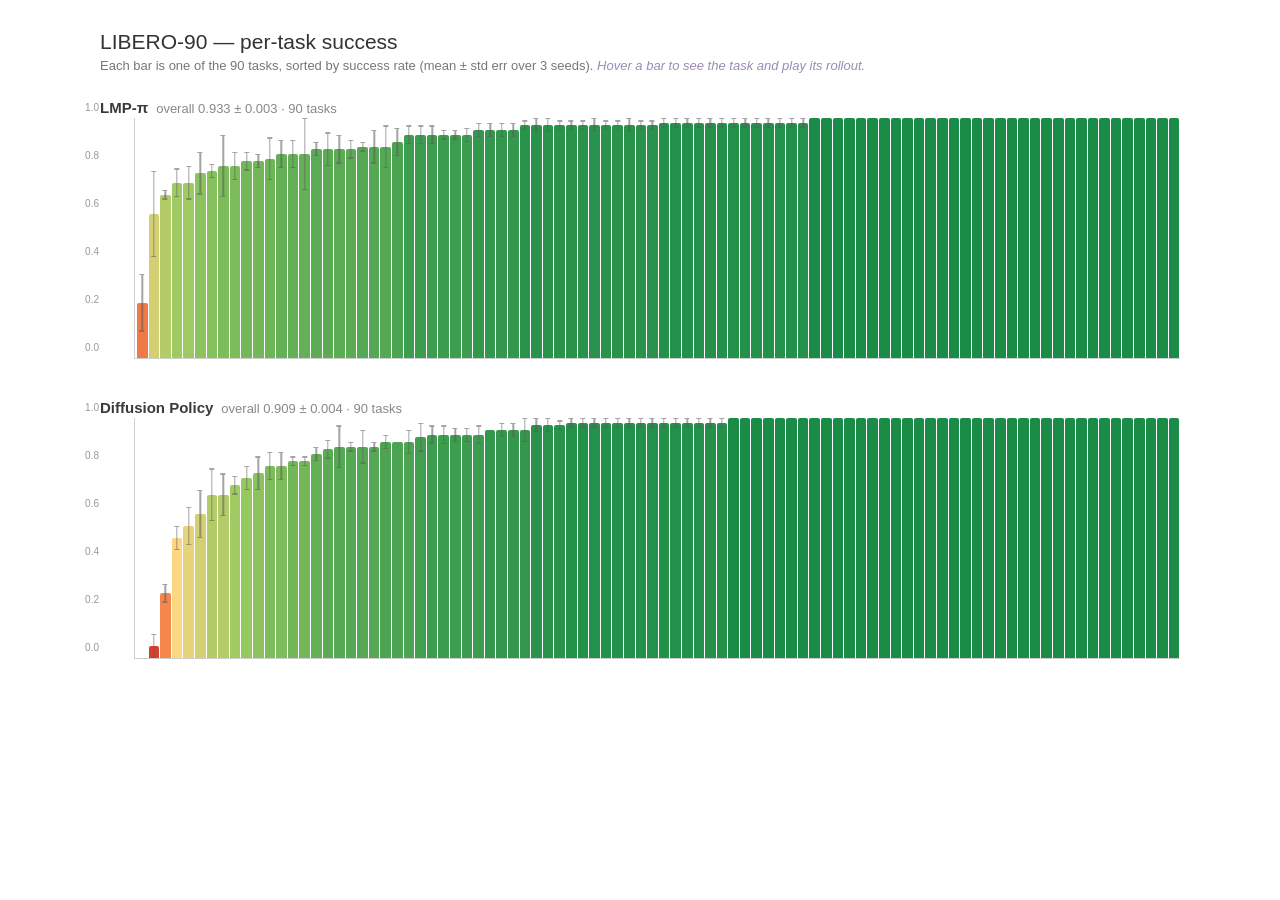
<file: libero_dist.html>
<!DOCTYPE html>
<html lang="en">
<head>
<meta charset="utf-8">
<meta name="viewport" content="width=device-width, initial-scale=1">
<title>LIBERO-90 per-task distribution</title>
<style>
  :root{ --plotH:240px; }
  body{font-family:BlinkMacSystemFont,-apple-system,"Segoe UI",Roboto,Helvetica,Arial,sans-serif;color:#2b2b2b;background:#ffffff;margin:0;padding:30px 24px 90px;}
  .page{max-width:1080px;margin:0 auto;}
  h1{font-size:21px;font-weight:normal;color:#333;margin:0 0 4px;}
  p.sub{font-size:13px;color:#777;margin:0 0 26px;}
  .hint{color:#9a8ab5;font-style:italic;}
  .chart{margin:8px 0 40px;}
  .chart h2{font-size:15px;color:#3a3a3a;margin:0 0 2px;font-weight:bold;}
  .chart h2 .ov{color:#888;font-weight:normal;font-size:13px;margin-left:8px;}
  .plot{position:relative;display:flex;align-items:flex-end;height:var(--plotH);
        border-left:1.4px solid #cfcfcf;border-bottom:1.4px solid #cfcfcf;
        padding-left:2px;gap:1px;margin-left:34px;}
  /* y gridlines + labels via the axis layer */
  .yaxis{position:absolute;left:-34px;top:0;bottom:0;width:34px;pointer-events:none;}
  .yaxis .gl{position:absolute;left:34px;right:0;border-top:1px dashed #ececec;}
  .yaxis .yl{position:absolute;right:36px;transform:translateY(-50%);font-size:10px;color:#999;}
  .col{position:relative;flex:1 1 0;height:100%;min-width:5px;cursor:pointer;}
  .col .fill{position:absolute;bottom:0;left:0;right:0;border-radius:2px 2px 0 0;
             transition:filter .12s;}
  .col:hover .fill{filter:brightness(1.12) saturate(1.2);outline:1px solid rgba(0,0,0,.35);outline-offset:-1px;}
  .col .whisker{position:absolute;left:50%;width:1.4px;transform:translateX(-50%);background:#5a5a5a;opacity:.55;}
  .col .whisker::before,.col .whisker::after{content:"";position:absolute;left:-2px;width:5px;height:1.4px;background:#5a5a5a;}
  .col .whisker::before{top:0;} .col .whisker::after{bottom:0;}

  /* hover popup */
  #tip{position:fixed;z-index:50;width:268px;background:#fff;border:1px solid #e2dcef;border-radius:10px;
       box-shadow:0 8px 28px rgba(40,20,80,.18);padding:10px 12px 12px;pointer-events:none;
       opacity:0;transition:opacity .1s;}
  #tip.on{opacity:1;}
  #tip .scene{font-size:10.5px;letter-spacing:.5px;font-weight:bold;color:#6D588B;text-transform:uppercase;}
  #tip .instr{font-size:13.5px;color:#222;line-height:1.3;margin:1px 0 6px;}
  #tip .val{font-size:12px;color:#555;margin-bottom:8px;}
  #tip .val b{color:#222;}
  #tip video{width:100%;height:auto;display:block;border-radius:6px;background:#000;aspect-ratio:1/1;object-fit:cover;}
  #tip .novid{font-size:11px;color:#aa6;}
  /* when embedded in index.html via <iframe>, drop the page title (the section already has one) */
  body.embed{padding:6px 8px 12px 30px;}
  body.embed > .page > h1, body.embed > .page > p.sub{display:none;}
</style>
</head>
<body>
<div class="page">
  <h1>LIBERO-90 &mdash; per-task success</h1>
  <p class="sub">Each bar is one of the 90 tasks, sorted by success rate (mean &plusmn; std&nbsp;err over 3 seeds).
     <span class="hint">Hover a bar to see the task and play its rollout.</span></p>
  <div class="chart" id="chart-lmp"></div>
  <div class="chart" id="chart-dp"></div>
</div>

<div id="tip">
  <div class="scene"></div>
  <div class="instr"></div>
  <div class="val"></div>
  <video muted loop playsinline preload="none"></video>
</div>

<script>
const VIDDIR="./static/videos/libero_rollouts/";
const MODELS=[
  {id:"chart-lmp", json:"./static/libero_per_task_lmp.json", title:"LMP-&pi;", overall:"0.933 ± 0.003"},
  {id:"chart-dp",  json:"./static/libero_per_task_dp.json",  title:"Diffusion Policy", overall:"0.909 ± 0.004"},
];
// RdYlGn-style colormap (low = red, high = green)
function color(t){
  const s=[[0,[200,52,42]],[0.25,[244,128,72]],[0.5,[252,214,128]],[0.75,[150,200,96]],[1,[26,140,72]]];
  t=Math.max(0,Math.min(1,t));
  for(let i=1;i<s.length;i++){ if(t<=s[i][0]){ const a=s[i-1],b=s[i],f=(t-a[0])/(b[0]-a[0]);
    const c=a[1].map((v,j)=>Math.round(v+f*(b[1][j]-v))); return `rgb(${c[0]},${c[1]},${c[2]})`; } }
  return "rgb(26,140,72)";
}
function fmt(name){
  const m=name.match(/^([A-Z_]*SCENE\d+)_(.*)$/);
  return m ? {scene:m[1].replace(/_/g," "), instr:m[2].replace(/_/g," ")}
           : {scene:"", instr:name.replace(/_/g," ")};
}
const tip=document.getElementById("tip");
const tScene=tip.querySelector(".scene"), tInstr=tip.querySelector(".instr"),
      tVal=tip.querySelector(".val"), tVid=tip.querySelector("video");
let hideT=null;
function showTip(task,s,e){
  const f=fmt(task);
  tScene.textContent=f.scene; tInstr.textContent=f.instr;
  tVal.innerHTML=`success <b>${s.toFixed(2)}</b> &plusmn; ${e.toFixed(2)}`;
  tVid.src=VIDDIR+encodeURIComponent(task)+".mp4";
  tVid.load(); tVid.play().catch(()=>{});
  tip.classList.add("on");
}
function hideTip(){ tip.classList.remove("on"); tVid.pause(); tVid.removeAttribute("src"); tVid.load(); }
function moveTip(x,y){
  const w=tip.offsetWidth||268, h=tip.offsetHeight||300, pad=14;
  let nx=x+16, ny=y+16;
  if(nx+w+pad>innerWidth) nx=x-w-16;
  if(ny+h+pad>innerHeight) ny=Math.max(pad,innerHeight-h-pad);
  tip.style.left=nx+"px"; tip.style.top=ny+"px";
}

function buildChart(cfg, data){
  const wrap=document.getElementById(cfg.id);
  const entries=Object.entries(data).sort((a,b)=>a[1].success-b[1].success);
  // header
  const h2=document.createElement("h2");
  h2.innerHTML=`${cfg.title}<span class="ov">overall ${cfg.overall} &middot; ${entries.length} tasks</span>`;
  wrap.appendChild(h2);
  // plot
  const plot=document.createElement("div"); plot.className="plot";
  const yax=document.createElement("div"); yax.className="yaxis";
  for(let v=0;v<=1.0001;v+=0.2){ const pct=(v*100).toFixed(0);
    yax.insertAdjacentHTML("beforeend",
      `<div class="gl" style="bottom:${v*100}%"></div><div class="yl" style="bottom:${v*100}%">${v.toFixed(1)}</div>`);
  }
  plot.appendChild(yax);
  for(const [task,o] of entries){
    const col=document.createElement("div"); col.className="col";
    const s=o.success, e=o.stderr||0;
    const lo=Math.max(0,s-e), hi=Math.min(1,s+e);
    col.innerHTML=
      `<div class="fill" style="height:${s*100}%;background:${color(s)}"></div>`+
      (e>0?`<div class="whisker" style="bottom:${lo*100}%;height:${(hi-lo)*100}%"></div>`:``);
    col.addEventListener("mouseenter",()=>{ if(hideT)clearTimeout(hideT); showTip(task,s,e); });
    col.addEventListener("mousemove",ev=>moveTip(ev.clientX,ev.clientY));
    col.addEventListener("mouseleave",()=>{ hideT=setTimeout(hideTip,80); });
    plot.appendChild(col);
  }
  wrap.appendChild(plot);
}

Promise.all(MODELS.map(m=>fetch(m.json).then(r=>r.json()).then(d=>buildChart(m,d))))
  .then(()=>{
    if(window.self!==window.top){                  // embedded in index.html
      document.body.classList.add("embed");
      const post=()=>parent.postMessage({type:"lmp-libero-height",h:document.body.scrollHeight},"*");
      post(); window.addEventListener("load",post);
      if(window.ResizeObserver) new ResizeObserver(post).observe(document.body);
    }
  })
  .catch(err=>{ document.querySelector(".page").insertAdjacentHTML("beforeend",
     `<p style="color:#b00">Failed to load data: ${err}. Serve via http (not file://).</p>`); });
</script>
</body>
</html>
</file>
